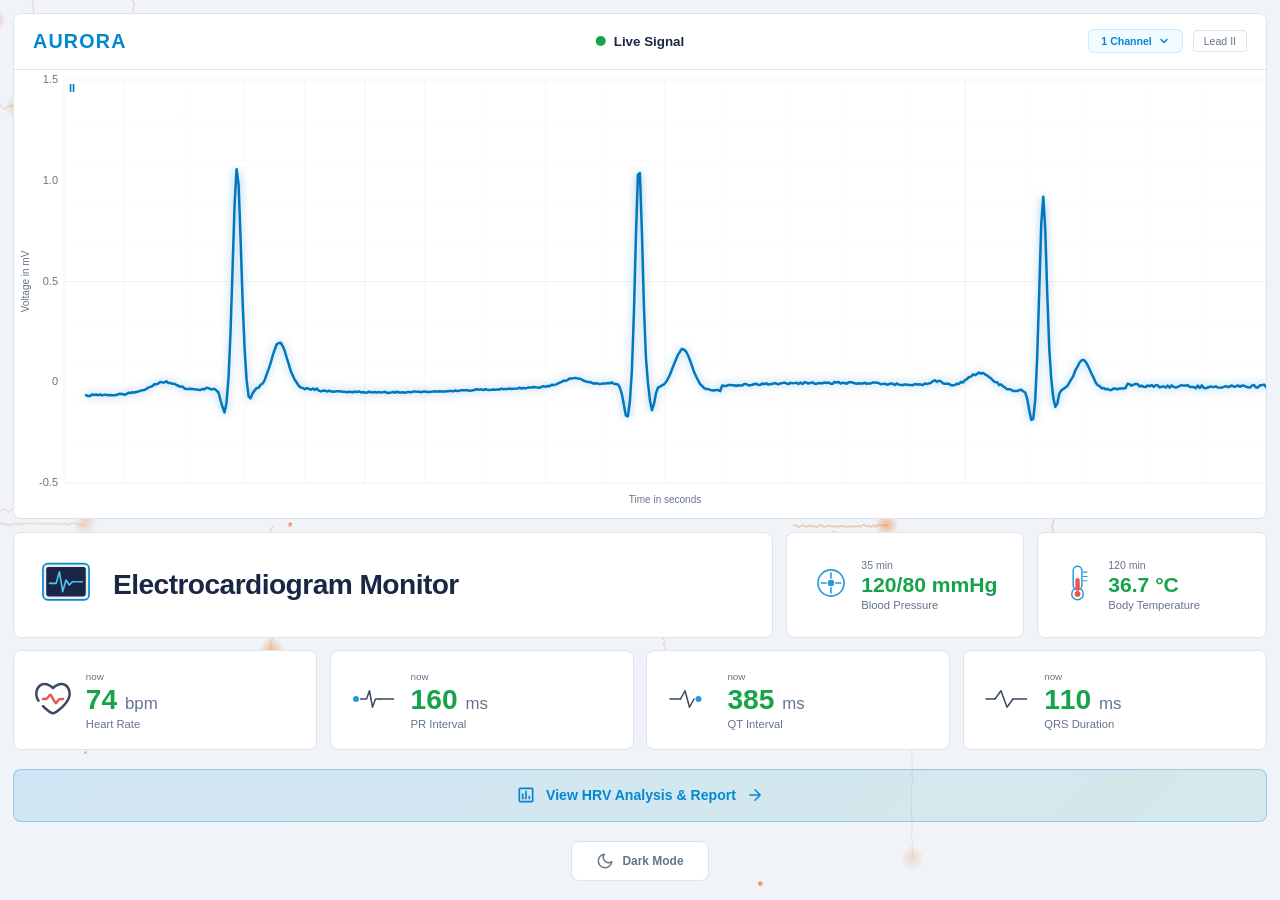
<file: index.html>
<!DOCTYPE html>
<html lang="en">
<head>
  <meta charset="UTF-8">
  <meta name="viewport" content="width=device-width, initial-scale=1.0">
  <title>ECG Monitor Dashboard</title>
  <link rel="stylesheet" href="css/styles.css">
</head>
<body>
  <!-- Animated electric signal background canvas -->
  <canvas id="bgCanvas"></canvas>

  <div class="dashboard">
    <!-- Live Signal Chart (first element) -->
    <div class="card chart-card">
      <div class="chart-header">
        <div class="chart-header-left">
          <span class="brand-name">Aurora</span>
        </div>
        <div class="chart-title">
          <span class="live-dot"></span>
          <span>Live Signal</span>
        </div>
        <div class="chart-header-right">
          <div class="channel-selector" id="channelSelector">
            <button class="channel-btn" id="channelBtn">
              <span id="channelLabel">1 Channel</span>
              <svg viewBox="0 0 16 16" width="12" height="12">
                <path d="M4 6l4 4 4-4" fill="none" stroke="currentColor" stroke-width="2" stroke-linecap="round" stroke-linejoin="round"/>
              </svg>
            </button>
            <div class="channel-dropdown" id="channelDropdown">
              <button class="channel-option active" data-channels="1">1 Channel</button>
              <button class="channel-option" data-channels="3">3 Channels</button>
              <button class="channel-option" data-channels="6">6 Channels</button>
            </div>
          </div>
          <span class="chart-lead" id="chartLead">Lead II</span>
        </div>
      </div>
      <div class="chart-container">
        <canvas id="ecgCanvas"></canvas>
      </div>
    </div>

    <!-- Header Row -->
    <div class="header-row">
      <div class="card title-card">
        <div class="title-content">
          <svg class="ecg-icon" viewBox="-2 0 68 64" width="56" height="56">
            <rect x="4" y="6" width="56" height="44" rx="6" fill="#e8edf3" stroke="#0288d1" stroke-width="2"/>
            <rect x="8" y="10" width="48" height="36" rx="3" fill="#1a2744"/>
            <polyline points="12,30 20,30 24,16 28,40 32,26 36,32 40,28 48,28 52,28" fill="none" stroke="#4fc3f7" stroke-width="2" stroke-linecap="round" stroke-linejoin="round"/>
          </svg>
          <h1>Electrocardiogram Monitor</h1>
        </div>
      </div>
      <div class="card status-card bp-card">
        <div class="status-icon">
          <svg viewBox="0 0 44 44" width="36" height="36">
            <circle cx="22" cy="22" r="16" fill="none" stroke="#0288d1" stroke-width="2"/>
            <circle cx="22" cy="22" r="4" fill="#0288d1"/>
            <line x1="22" y1="10" x2="22" y2="16" stroke="#0288d1" stroke-width="2" stroke-linecap="round"/>
            <line x1="22" y1="28" x2="22" y2="34" stroke="#0288d1" stroke-width="2" stroke-linecap="round"/>
            <line x1="10" y1="22" x2="16" y2="22" stroke="#0288d1" stroke-width="2" stroke-linecap="round"/>
            <line x1="28" y1="22" x2="34" y2="22" stroke="#0288d1" stroke-width="2" stroke-linecap="round"/>
          </svg>
        </div>
        <div class="status-info">
          <span class="status-time">35 min</span>
          <span class="status-value" id="bpValue">120/80 mmHg</span>
          <span class="status-label">Blood Pressure</span>
        </div>
      </div>
      <div class="card status-card temp-card">
        <div class="status-icon">
          <svg viewBox="0 0 44 54" width="32" height="40">
            <rect x="14" y="4" width="12" height="32" rx="6" fill="none" stroke="#0288d1" stroke-width="2"/>
            <circle cx="20" cy="42" r="8" fill="none" stroke="#0288d1" stroke-width="2"/>
            <circle cx="20" cy="42" r="4" fill="#e53935"/>
            <rect x="17" y="20" width="6" height="18" rx="3" fill="#e53935"/>
            <line x1="28" y1="12" x2="33" y2="12" stroke="#0288d1" stroke-width="1.5" stroke-linecap="round"/>
            <line x1="28" y1="18" x2="33" y2="18" stroke="#0288d1" stroke-width="1.5" stroke-linecap="round"/>
            <line x1="28" y1="24" x2="33" y2="24" stroke="#0288d1" stroke-width="1.5" stroke-linecap="round"/>
          </svg>
        </div>
        <div class="status-info">
          <span class="status-time">120 min</span>
          <span class="status-value" id="tempValue">36.7 &deg;C</span>
          <span class="status-label">Body Temperature</span>
        </div>
      </div>
    </div>

    <!-- Metrics Row -->
    <div class="metrics-row">
      <div class="card metric-card">
        <div class="metric-icon heart">
          <svg width="800px" height="800px" viewBox="0 0 24 24" fill="none" xmlns="http://www.w3.org/2000/svg">
          <path d="M18 11.9999H17.1986C16.3689 11.9999 15.9541 11.9999 15.6102 12.1946C15.2664 12.3893 15.0529 12.745 14.6261 13.4564L14.5952 13.5079C14.1976 14.1706 13.9987 14.502 13.7095 14.4965C13.4202 14.4911 13.2339 14.1525 12.8615 13.4753L11.1742 10.4075C10.8269 9.77606 10.6533 9.46034 10.3759 9.44537C10.0986 9.43039 9.892 9.72558 9.47875 10.3159L9.19573 10.7203C8.75681 11.3473 8.53734 11.6608 8.21173 11.8303C7.88612 11.9999 7.50342 11.9999 6.73803 11.9999H6" stroke="#e53935" style="fill:none;" stroke-width="1.5" stroke-linecap="round"/>
          <path d="M8.96173 18.9108L9.42605 18.3219L8.96173 18.9108ZM12 5.5006L11.4596 6.0207C11.601 6.1676 11.7961 6.2506 12 6.2506C12.2039 6.2506 12.399 6.1676 12.5404 6.0207L12 5.5006ZM15.0383 18.9109L15.5026 19.4999V19.4999L15.0383 18.9109ZM12 20.4859L12 19.7359L12 20.4859ZM2.65666 13.3964C2.87558 13.748 3.33811 13.8556 3.68974 13.6367C4.04137 13.4178 4.14895 12.9552 3.93003 12.6036L2.65666 13.3964ZM6.52969 15.7718C6.23645 15.4793 5.76158 15.4798 5.46903 15.7731C5.17649 16.0663 5.17706 16.5412 5.47031 16.8337L6.52969 15.7718ZM2.75 9.13707C2.75 6.33419 4.00722 4.59507 5.57921 3.99711C7.15546 3.39753 9.35129 3.8302 11.4596 6.0207L12.5404 4.9805C10.1489 2.49583 7.3447 1.72069 5.04591 2.59512C2.74286 3.47116 1.25 5.88785 1.25 9.13707H2.75ZM15.5026 19.4999C16.9949 18.3234 18.7837 16.7461 20.2061 14.9838C21.6126 13.2412 22.75 11.2089 22.75 9.13703H21.25C21.25 10.688 20.3777 12.3829 19.0389 14.0417C17.716 15.6807 16.0239 17.1788 14.574 18.3219L15.5026 19.4999ZM22.75 9.13703C22.75 5.88784 21.2571 3.47115 18.9541 2.59511C16.6553 1.7207 13.8511 2.49583 11.4596 4.9805L12.5404 6.0207C14.6487 3.8302 16.8445 3.39753 18.4208 3.99711C19.9928 4.59506 21.25 6.33418 21.25 9.13703H22.75ZM8.49742 19.4998C9.77172 20.5044 10.6501 21.2359 12 21.2359L12 19.7359C11.2693 19.7359 10.8157 19.4174 9.42605 18.3219L8.49742 19.4998ZM14.574 18.3219C13.1843 19.4174 12.7307 19.7359 12 19.7359L12 21.2359C13.3499 21.2359 14.2283 20.5044 15.5026 19.4999L14.574 18.3219ZM3.93003 12.6036C3.18403 11.4054 2.75 10.2312 2.75 9.13707H1.25C1.25 10.617 1.83054 12.0695 2.65666 13.3964L3.93003 12.6036ZM9.42605 18.3219C8.50908 17.599 7.49093 16.7307 6.52969 15.7718L5.47031 16.8337C6.48347 17.8445 7.54819 18.7515 8.49742 19.4998L9.42605 18.3219Z" fill="#1C274C"/>
          </svg>
        </div>
        <div class="metric-info">
          <span class="metric-time">now</span>
          <span class="metric-value" id="hrValue">74 <small>bpm</small></span>
          <span class="metric-label">Heart Rate</span>
        </div>
      </div>
      <div class="card metric-card">
        <div class="metric-icon">
          <svg viewBox="-1 0 62 32" width="48" height="24">
            <circle cx="6" cy="16" r="4" fill="#0288d1"/>
            <polyline points="12,16 20,16 24,5 28,27 32,16 38,16" fill="none" stroke="#1a2744" stroke-width="2" stroke-linecap="round" stroke-linejoin="round"/>
            <line x1="38" y1="16" x2="56" y2="16" stroke="#1a2744" stroke-width="2" stroke-linecap="round"/>
          </svg>
        </div>
        <div class="metric-info">
          <span class="metric-time">now</span>
          <span class="metric-value" id="prValue">158 <small>ms</small></span>
          <span class="metric-label">PR Interval</span>
        </div>
      </div>
      <div class="card metric-card">
        <div class="metric-icon">
          <svg viewBox="-1 0 62 32" width="48" height="24">
            <line x1="2" y1="16" x2="16" y2="16" stroke="#1a2744" stroke-width="2" stroke-linecap="round"/>
            <polyline points="16,16 22,5 28,27 34,16" fill="none" stroke="#1a2744" stroke-width="2" stroke-linecap="round" stroke-linejoin="round"/>
            <circle cx="40" cy="16" r="4" fill="#0288d1"/>
          </svg>
        </div>
        <div class="metric-info">
          <span class="metric-time">now</span>
          <span class="metric-value" id="qtValue">393 <small>ms</small></span>
          <span class="metric-label">QT Interval</span>
        </div>
      </div>
      <div class="card metric-card">
        <div class="metric-icon">
          <svg viewBox="-1 0 62 32" width="48" height="24">
            <line x1="2" y1="16" x2="14" y2="16" stroke="#1a2744" stroke-width="2" stroke-linecap="round"/>
            <polyline points="14,16 22,5 30,27 38,16" fill="none" stroke="#1a2744" stroke-width="2" stroke-linecap="round" stroke-linejoin="round"/>
            <line x1="38" y1="16" x2="56" y2="16" stroke="#1a2744" stroke-width="2" stroke-linecap="round"/>
          </svg>
        </div>
        <div class="metric-info">
          <span class="metric-time">now</span>
          <span class="metric-value" id="qrsValue">111 <small>ms</small></span>
          <span class="metric-label">QRS Duration</span>
        </div>
      </div>
    </div>

    <!-- Footer with HRV Report Link -->
    <div class="footer-row">
      <a href="hrv-report.html" class="hrv-link" id="hrvLink">
        <svg viewBox="0 0 24 24" width="20" height="20">
          <path d="M9 17H7v-7h2v7zm4 0h-2V7h2v10zm4 0h-2v-4h2v4zm2 2H5V5h14v14zm0-16H5a2 2 0 00-2 2v14a2 2 0 002 2h14a2 2 0 002-2V5a2 2 0 00-2-2z" fill="currentColor"/>
        </svg>
        View HRV Analysis &amp; Report
        <svg viewBox="0 0 24 24" width="18" height="18" class="arrow-icon">
          <path d="M5 12h14m-7-7l7 7-7 7" fill="none" stroke="currentColor" stroke-width="2" stroke-linecap="round" stroke-linejoin="round"/>
        </svg>
      </a>
    </div>

    <!-- Dark Mode Toggle -->
    <div class="theme-toggle-row">
      <button class="theme-toggle-btn" id="themeToggle">
        <svg class="icon-sun" viewBox="0 0 24 24" width="18" height="18">
          <circle cx="12" cy="12" r="5" fill="none" stroke="currentColor" stroke-width="2"/>
          <line x1="12" y1="1" x2="12" y2="3" stroke="currentColor" stroke-width="2" stroke-linecap="round"/>
          <line x1="12" y1="21" x2="12" y2="23" stroke="currentColor" stroke-width="2" stroke-linecap="round"/>
          <line x1="4.22" y1="4.22" x2="5.64" y2="5.64" stroke="currentColor" stroke-width="2" stroke-linecap="round"/>
          <line x1="18.36" y1="18.36" x2="19.78" y2="19.78" stroke="currentColor" stroke-width="2" stroke-linecap="round"/>
          <line x1="1" y1="12" x2="3" y2="12" stroke="currentColor" stroke-width="2" stroke-linecap="round"/>
          <line x1="21" y1="12" x2="23" y2="12" stroke="currentColor" stroke-width="2" stroke-linecap="round"/>
          <line x1="4.22" y1="19.78" x2="5.64" y2="18.36" stroke="currentColor" stroke-width="2" stroke-linecap="round"/>
          <line x1="18.36" y1="5.64" x2="19.78" y2="4.22" stroke="currentColor" stroke-width="2" stroke-linecap="round"/>
        </svg>
        <svg class="icon-moon" viewBox="0 0 24 24" width="18" height="18">
          <path d="M21 12.79A9 9 0 1111.21 3 7 7 0 0021 12.79z" fill="none" stroke="currentColor" stroke-width="2" stroke-linecap="round" stroke-linejoin="round"/>
        </svg>
        <span id="themeLabel">Dark Mode</span>
      </button>
    </div>
  </div>

  <script src="js/app.js"></script>
</body>
</html>
</file>
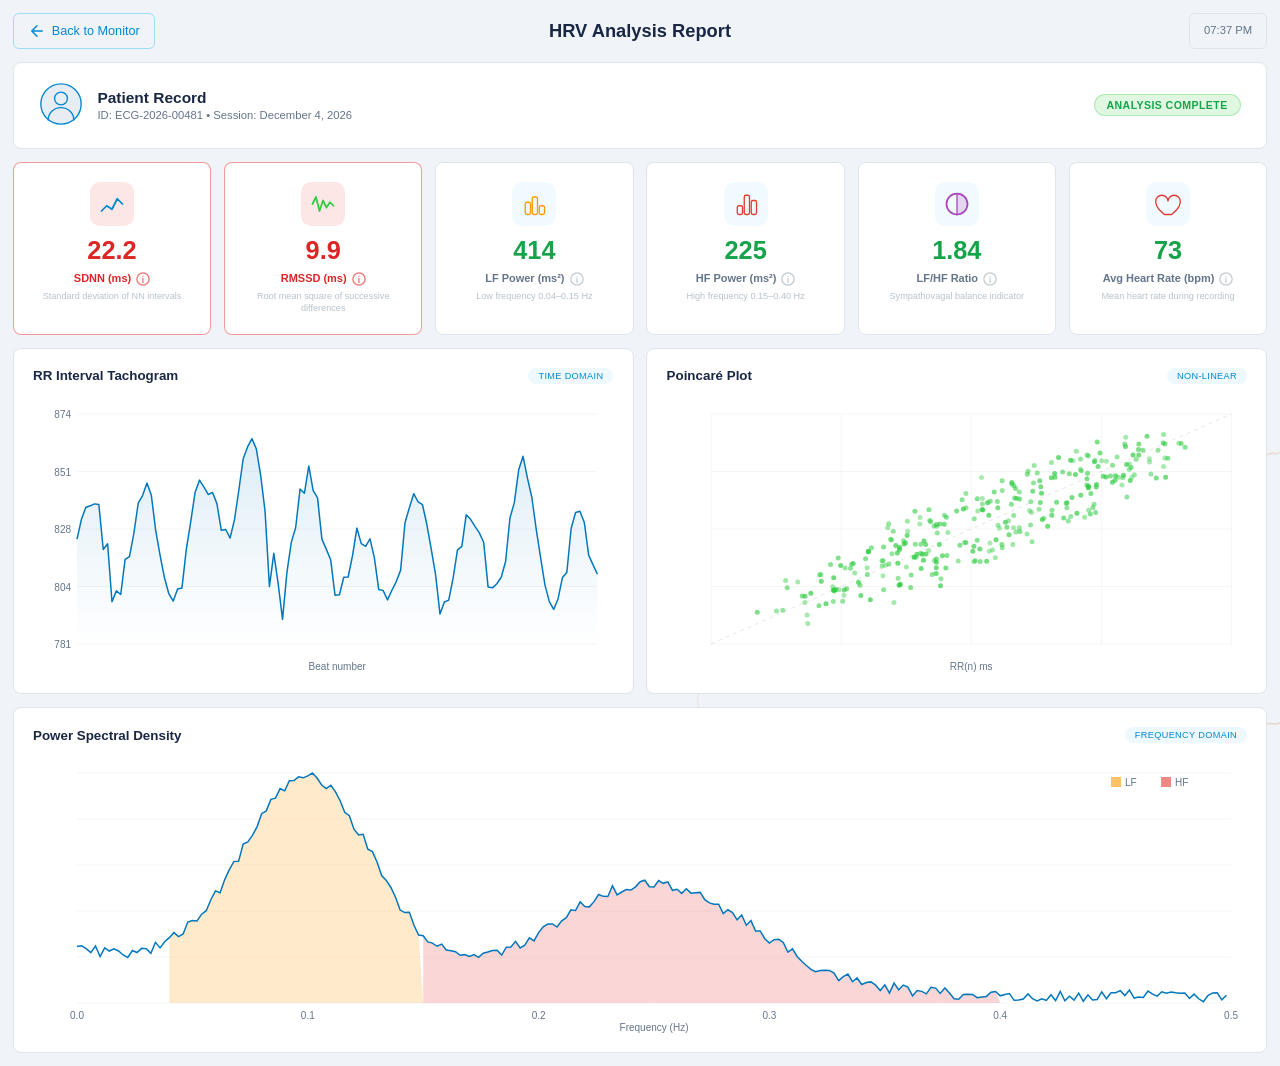
<file: hrv-report.html>
<!DOCTYPE html>
<html lang="en">
<head>
  <meta charset="UTF-8">
  <meta name="viewport" content="width=device-width, initial-scale=1.0">
  <title>HRV Analysis Report</title>
  <link rel="stylesheet" href="css/hrv-report.css">
  <script>
    // Apply saved theme immediately to prevent flash
    if (localStorage.getItem('ecg-theme') === 'dark') {
      document.documentElement.setAttribute('data-theme', 'dark');
    }
  </script>
</head>
<body>
  <canvas id="bgCanvas"></canvas>

  <div class="report-wrapper">
    <!-- Navigation -->
    <nav class="nav-bar">
      <a href="index.html" class="back-link">
        <svg viewBox="0 0 24 24" width="18" height="18">
          <path d="M19 12H5m7-7l-7 7 7 7" fill="none" stroke="currentColor" stroke-width="2" stroke-linecap="round" stroke-linejoin="round"/>
        </svg>
        Back to Monitor
      </a>
      <div class="nav-title">HRV Analysis Report</div>
      <span class="nav-timestamp" id="navTimestamp"></span>
    </nav>

    <!-- Patient Info Banner -->
    <div class="card patient-banner">
      <div class="patient-info">
        <div class="patient-avatar">
          <svg viewBox="0 0 48 48" width="44" height="44">
            <circle cx="24" cy="24" r="22" fill="#e8edf3" stroke="#0288d1" stroke-width="1.5"/>
            <circle cx="24" cy="18" r="7" fill="none" stroke="#0288d1" stroke-width="1.5"/>
            <path d="M10 42c0-8 6-14 14-14s14 6 14 14" fill="none" stroke="#0288d1" stroke-width="1.5"/>
          </svg>
        </div>
        <div>
          <div class="patient-name">Patient Record</div>
          <div class="patient-id">ID: ECG-2026-00481 &bull; Session: <span id="sessionDate"></span></div>
        </div>
      </div>
      <div class="report-status" id="reportStatus">
        <span class="status-badge complete">Analysis Complete</span>
      </div>
    </div>

    <!-- HRV Summary Cards -->
    <div class="summary-grid">
      <div class="card summary-card" id="sdnnCard">
        <div class="summary-icon sdnn-icon">
          <svg viewBox="0 0 32 32" width="28" height="28">
            <polyline points="4,24 10,18 16,22 22,10 28,16" fill="none" stroke="#0288d1" stroke-width="2" stroke-linecap="round" stroke-linejoin="round"/>
          </svg>
        </div>
        <div class="summary-value" id="sdnnVal">--</div>
        <div class="summary-label-row">
          <span class="summary-label">SDNN (ms)</span>
          <span class="info-icon" data-tooltip="Normal range: 50–150 ms. Values below 50 ms indicate reduced HRV and potential autonomic dysfunction.">
            <svg viewBox="0 0 16 16" width="14" height="14"><circle cx="8" cy="8" r="7" fill="none" stroke="currentColor" stroke-width="1.5"/><text x="8" y="12" text-anchor="middle" font-size="10" font-weight="700" fill="currentColor">i</text></svg>
          </span>
        </div>
        <div class="summary-desc">Standard deviation of NN intervals</div>
      </div>
      <div class="card summary-card" id="rmssdCard">
        <div class="summary-icon rmssd-icon">
          <svg viewBox="0 0 32 32" width="28" height="28">
            <polyline points="4,16 8,8 12,24 16,12 20,20 24,14 28,18" fill="none" stroke="#2ecc40" stroke-width="2" stroke-linecap="round" stroke-linejoin="round"/>
          </svg>
        </div>
        <div class="summary-value" id="rmssdVal">--</div>
        <div class="summary-label-row">
          <span class="summary-label">RMSSD (ms)</span>
          <span class="info-icon" data-tooltip="Normal range: 20–75 ms. Low values suggest reduced parasympathetic (vagal) tone.">
            <svg viewBox="0 0 16 16" width="14" height="14"><circle cx="8" cy="8" r="7" fill="none" stroke="currentColor" stroke-width="1.5"/><text x="8" y="12" text-anchor="middle" font-size="10" font-weight="700" fill="currentColor">i</text></svg>
          </span>
        </div>
        <div class="summary-desc">Root mean square of successive differences</div>
      </div>
      <div class="card summary-card" id="lfCard">
        <div class="summary-icon lf-icon">
          <svg viewBox="0 0 32 32" width="28" height="28">
            <rect x="6" y="14" width="6" height="14" rx="2" fill="none" stroke="#ff9800" stroke-width="1.5"/>
            <rect x="14" y="8" width="6" height="20" rx="2" fill="none" stroke="#ff9800" stroke-width="1.5"/>
            <rect x="22" y="18" width="6" height="10" rx="2" fill="none" stroke="#ff9800" stroke-width="1.5"/>
          </svg>
        </div>
        <div class="summary-value" id="lfVal">--</div>
        <div class="summary-label-row">
          <span class="summary-label">LF Power (ms&sup2;)</span>
          <span class="info-icon" data-tooltip="Normal range: 400–1750 ms&sup2;. Reflects both sympathetic and parasympathetic activity.">
            <svg viewBox="0 0 16 16" width="14" height="14"><circle cx="8" cy="8" r="7" fill="none" stroke="currentColor" stroke-width="1.5"/><text x="8" y="12" text-anchor="middle" font-size="10" font-weight="700" fill="currentColor">i</text></svg>
          </span>
        </div>
        <div class="summary-desc">Low frequency 0.04–0.15 Hz</div>
      </div>
      <div class="card summary-card" id="hfCard">
        <div class="summary-icon hf-icon">
          <svg viewBox="0 0 32 32" width="28" height="28">
            <rect x="6" y="18" width="6" height="10" rx="2" fill="none" stroke="#e53935" stroke-width="1.5"/>
            <rect x="14" y="6" width="6" height="22" rx="2" fill="none" stroke="#e53935" stroke-width="1.5"/>
            <rect x="22" y="12" width="6" height="16" rx="2" fill="none" stroke="#e53935" stroke-width="1.5"/>
          </svg>
        </div>
        <div class="summary-value" id="hfVal">--</div>
        <div class="summary-label-row">
          <span class="summary-label">HF Power (ms&sup2;)</span>
          <span class="info-icon" data-tooltip="Normal range: 150–1000 ms&sup2;. Reflects parasympathetic (vagal) activity. Low values may indicate stress or autonomic imbalance.">
            <svg viewBox="0 0 16 16" width="14" height="14"><circle cx="8" cy="8" r="7" fill="none" stroke="currentColor" stroke-width="1.5"/><text x="8" y="12" text-anchor="middle" font-size="10" font-weight="700" fill="currentColor">i</text></svg>
          </span>
        </div>
        <div class="summary-desc">High frequency 0.15–0.40 Hz</div>
      </div>
      <div class="card summary-card" id="ratioCard">
        <div class="summary-icon ratio-icon">
          <svg viewBox="0 0 32 32" width="28" height="28">
            <circle cx="16" cy="16" r="12" fill="none" stroke="#ab47bc" stroke-width="2"/>
            <path d="M16 4a12 12 0 0 1 0 24" fill="rgba(171,71,188,0.2)"/>
            <line x1="16" y1="4" x2="16" y2="28" stroke="#ab47bc" stroke-width="1.5"/>
          </svg>
        </div>
        <div class="summary-value" id="ratioVal">--</div>
        <div class="summary-label-row">
          <span class="summary-label">LF/HF Ratio</span>
          <span class="info-icon" data-tooltip="Normal range: 0.5–2.0. Values above 2.0 suggest sympathetic dominance. Values below 0.5 suggest parasympathetic dominance.">
            <svg viewBox="0 0 16 16" width="14" height="14"><circle cx="8" cy="8" r="7" fill="none" stroke="currentColor" stroke-width="1.5"/><text x="8" y="12" text-anchor="middle" font-size="10" font-weight="700" fill="currentColor">i</text></svg>
          </span>
        </div>
        <div class="summary-desc">Sympathovagal balance indicator</div>
      </div>
      <div class="card summary-card" id="avgHrCard">
        <div class="summary-icon hr-icon">
          <svg viewBox="0 0 32 32" width="28" height="28">
            <path d="M12 28s-10-7-10-15a7 7 0 0114 0 7 7 0 0114 0c0 8-10 15-10 15z" fill="none" stroke="#e53935" stroke-width="1.5"/>
          </svg>
        </div>
        <div class="summary-value" id="avgHrVal">--</div>
        <div class="summary-label-row">
          <span class="summary-label">Avg Heart Rate (bpm)</span>
          <span class="info-icon" data-tooltip="Normal resting range: 60–100 bpm. Below 60 is bradycardia, above 100 is tachycardia.">
            <svg viewBox="0 0 16 16" width="14" height="14"><circle cx="8" cy="8" r="7" fill="none" stroke="currentColor" stroke-width="1.5"/><text x="8" y="12" text-anchor="middle" font-size="10" font-weight="700" fill="currentColor">i</text></svg>
          </span>
        </div>
        <div class="summary-desc">Mean heart rate during recording</div>
      </div>
    </div>

    <!-- Charts Section -->
    <div class="charts-row">
      <div class="card chart-panel">
        <div class="panel-header">
          <h3>RR Interval Tachogram</h3>
          <span class="panel-badge">Time Domain</span>
        </div>
        <canvas id="rrCanvas"></canvas>
      </div>
      <div class="card chart-panel">
        <div class="panel-header">
          <h3>Poincar&eacute; Plot</h3>
          <span class="panel-badge">Non-Linear</span>
        </div>
        <canvas id="poincareCanvas"></canvas>
      </div>
    </div>

    <div class="charts-row">
      <div class="card chart-panel full-width">
        <div class="panel-header">
          <h3>Power Spectral Density</h3>
          <span class="panel-badge">Frequency Domain</span>
        </div>
        <canvas id="psdCanvas"></canvas>
      </div>
    </div>

    <!-- Report Text -->
    <div class="card report-text-panel" id="reportTextPanel">
      <div class="panel-header">
        <h3>Clinical Summary</h3>
        <span class="panel-badge generated">Auto-Generated</span>
      </div>
      <div class="report-body" id="reportBody"></div>
    </div>

    <!-- Footer -->
    <div class="report-footer">
      <p>This is a simulated demonstration. Not for clinical use.</p>
    </div>
  </div>

  <script src="js/hrv-report.js"></script>
</body>
</html>
</file>
<file: css/styles.css>
/* ===== Reset & Base ===== */
*, *::before, *::after {
  margin: 0;
  padding: 0;
  box-sizing: border-box;
}

:root {
  --bg-primary: #f0f4f8;
  --bg-card: #ffffff;
  --bg-card-hover: #f8fafc;
  --border-color: #dde4ed;
  --text-primary: #1a2744;
  --text-secondary: #64748b;
  --accent-green: #16a34a;
  --accent-cyan: #0288d1;
  --accent-red: #dc2626;
  --accent-orange: #ea580c;
  --signal-color: #e64a19;
  --value-color: #16a34a;
  --gutter: clamp(8px, 1vw, 16px);
}

html {
  font-size: clamp(13px, 1.1vw, 16px);
}

body {
  font-family: 'Segoe UI', -apple-system, BlinkMacSystemFont, 'Helvetica Neue', Arial, sans-serif;
  background: var(--bg-primary);
  color: var(--text-primary);
  min-height: 100vh;
  overflow-x: hidden;
  position: relative;
}

/* ===== Background Canvas ===== */
#bgCanvas {
  position: fixed;
  top: 0;
  left: 0;
  width: 100%;
  height: 100%;
  z-index: 0;
  pointer-events: none;
}

/* ===== Dashboard Layout ===== */
.dashboard {
  position: relative;
  z-index: 1;
  max-width: 1440px;
  width: 100%;
  margin: 0 auto;
  padding: var(--gutter);
  min-height: 100vh;
  display: flex;
  flex-direction: column;
  gap: var(--gutter);
  overflow: hidden;
}

/* ===== Card Base ===== */
.card {
  background: var(--bg-card);
  border: 1px solid var(--border-color);
  border-radius: 8px;
  transition: background 0.3s ease, border-color 0.3s ease;
}

.card:hover {
  background: var(--bg-card-hover);
  border-color: #c5d1de;
}

/* ===== Header Row ===== */
.header-row {
  display: grid;
  grid-template-columns: 1fr auto auto;
  gap: var(--gutter);
  align-items: stretch;
}

.title-card {
  padding: clamp(12px, 2vw, 24px);
  display: flex;
  align-items: center;
}

.title-content {
  display: flex;
  align-items: center;
  gap: clamp(10px, 1.5vw, 20px);
}

.title-content h1 {
  font-size: clamp(1.1rem, 2.2vw, 2rem);
  font-weight: 600;
  letter-spacing: -0.02em;
  white-space: nowrap;
}

.ecg-icon {
  flex-shrink: 0;
}

/* Status Cards */
.status-card {
  padding: clamp(10px, 1.5vw, 20px) clamp(14px, 2vw, 28px);
  display: flex;
  align-items: center;
  gap: clamp(8px, 1vw, 16px);
  min-width: clamp(180px, 18vw, 260px);
}

.status-icon {
  flex-shrink: 0;
  opacity: 0.85;
}

.status-info {
  display: flex;
  flex-direction: column;
  gap: 2px;
}

.status-time {
  font-size: 0.75rem;
  color: var(--text-secondary);
}

.status-value {
  font-size: clamp(1rem, 1.8vw, 1.5rem);
  font-weight: 700;
  color: var(--value-color);
  font-variant-numeric: tabular-nums;
}

.status-label {
  font-size: 0.8rem;
  color: var(--text-secondary);
  font-weight: 500;
}

/* ===== Metrics Row ===== */
.metrics-row {
  display: grid;
  grid-template-columns: repeat(4, 1fr);
  gap: var(--gutter);
}

.metric-card {
  padding: clamp(12px, 1.5vw, 20px);
  display: flex;
  align-items: center;
  gap: clamp(8px, 1vw, 16px);
}

.metric-icon {
  flex-shrink: 0;
  opacity: 0.85;
}

.metric-info {
  display: flex;
  flex-direction: column;
  gap: 2px;
  min-width: 0;
}

.metric-time {
  font-size: 0.7rem;
  color: var(--text-secondary);
}

.metric-value {
  font-size: clamp(1.2rem, 2.2vw, 2rem);
  font-weight: 700;
  color: var(--value-color);
  font-variant-numeric: tabular-nums;
  white-space: nowrap;
  transition: color 0.3s ease;
}

.metric-value small {
  font-size: 0.6em;
  font-weight: 500;
  color: var(--text-secondary);
}

.metric-label {
  font-size: 0.8rem;
  color: var(--text-secondary);
  font-weight: 500;
}

/* Value flash animation */
.metric-value.flash {
  color: var(--accent-cyan);
}

/* ===== Chart Card ===== */
.chart-card {
  flex: 1 1 0%;
  display: flex;
  flex-direction: column;
  min-height: 200px;
  overflow: hidden;
}

.chart-header {
  display: flex;
  justify-content: space-between;
  align-items: center;
  padding: clamp(10px, 1.2vw, 16px) clamp(14px, 1.5vw, 20px);
  border-bottom: 1px solid var(--border-color);
}

.chart-header-left {
  display: flex;
  align-items: center;
  min-width: 120px;
}

.brand-name {
  font-size: clamp(1.1rem, 1.8vw, 1.4rem);
  font-weight: 700;
  letter-spacing: 0.06em;
  color: var(--accent-cyan);
  text-transform: uppercase;
}

.chart-title {
  display: flex;
  align-items: center;
  gap: 8px;
  font-weight: 600;
  font-size: 0.95rem;
}

.live-dot {
  width: 10px;
  height: 10px;
  background: var(--accent-green);
  border-radius: 50%;
  animation: pulse-dot 1.5s ease-in-out infinite;
}

@keyframes pulse-dot {
  0%, 100% { opacity: 1; box-shadow: 0 0 0 0 rgba(46, 204, 64, 0.5); }
  50% { opacity: 0.7; box-shadow: 0 0 0 6px rgba(46, 204, 64, 0); }
}

.chart-header-right {
  display: flex;
  align-items: center;
  gap: 10px;
}

.chart-lead {
  font-size: 0.75rem;
  color: var(--text-secondary);
  padding: 4px 10px;
  border: 1px solid var(--border-color);
  border-radius: 4px;
  font-weight: 500;
}

/* Channel Selector */
.channel-selector {
  position: relative;
}

.channel-btn {
  display: inline-flex;
  align-items: center;
  gap: 6px;
  padding: 5px 12px;
  background: rgba(79, 195, 247, 0.08);
  border: 1px solid rgba(79, 195, 247, 0.25);
  border-radius: 6px;
  color: var(--accent-cyan);
  font-size: 0.75rem;
  font-weight: 600;
  cursor: pointer;
  transition: all 0.2s ease;
  font-family: inherit;
}

.channel-btn:hover {
  background: rgba(79, 195, 247, 0.16);
  border-color: var(--accent-cyan);
}

.channel-dropdown {
  display: none;
  position: absolute;
  top: calc(100% + 4px);
  right: 0;
  background: #ffffff;
  border: 1px solid var(--border-color);
  border-radius: 6px;
  overflow: hidden;
  z-index: 50;
  box-shadow: 0 8px 24px rgba(0, 0, 0, 0.12);
  min-width: 130px;
}

.channel-dropdown.open {
  display: block;
}

.channel-option {
  display: block;
  width: 100%;
  padding: 8px 14px;
  background: transparent;
  border: none;
  color: var(--text-secondary);
  font-size: 0.78rem;
  font-weight: 500;
  text-align: left;
  cursor: pointer;
  transition: all 0.15s ease;
  font-family: inherit;
}

.channel-option:hover {
  background: rgba(79, 195, 247, 0.12);
  color: var(--text-primary);
}

.channel-option.active {
  color: var(--accent-cyan);
  background: rgba(79, 195, 247, 0.08);
}

/* Chart Container */
.chart-container {
  position: relative;
  flex: 1 1 0%;
  min-height: 0;
  overflow: hidden;
}

#ecgCanvas {
  display: block;
}

/* ===== Footer / HRV Link ===== */
.footer-row {
  display: flex;
  justify-content: center;
  padding: clamp(4px, 0.5vw, 8px) 0;
}

.hrv-link {
  display: inline-flex;
  align-items: center;
  gap: 10px;
  padding: clamp(10px, 1.2vw, 16px) clamp(20px, 3vw, 36px);
  background: linear-gradient(135deg, rgba(2, 136, 209, 0.08), rgba(22, 163, 74, 0.06));
  border: 1px solid rgba(2, 136, 209, 0.3);
  border-radius: 8px;
  color: var(--accent-cyan);
  text-decoration: none;
  font-weight: 600;
  font-size: clamp(0.85rem, 1.1vw, 1rem);
  transition: all 0.3s ease;
}

.hrv-link:hover {
  background: linear-gradient(135deg, rgba(2, 136, 209, 0.14), rgba(22, 163, 74, 0.10));
  border-color: var(--accent-cyan);
  transform: translateY(-1px);
  box-shadow: 0 4px 20px rgba(2, 136, 209, 0.15);
}


.hrv-link .arrow-icon {
  transition: transform 0.3s ease;
}

.hrv-link:hover .arrow-icon {
  transform: translateX(4px);
}

/* ===== Responsive ===== */

.chart-title{
  position: absolute;
  left:50%;
  transform:translateX(-50%);
}
/* Tablet */
@media (max-width: 1024px) {
  .header-row {
    grid-template-columns: 1fr;
  }

  .header-row .status-card {
    min-width: unset;
  }

  .header-row {
    grid-template-columns: 1fr 1fr;
  }

  .title-card {
    grid-column: 1 / -1;
  }

  .metrics-row {
    grid-template-columns: repeat(2, 1fr);
  }
}

/* Mobile */
@media (max-width: 600px) {
  .chart-title{
    position: static;
    margin-left: -8px;
    transform:translate(0px);  
  }
  .chart-header{
    flex-direction: column;
    align-items: center;
  }
  .chart-header-left{
    min-width: 0px;
  }
  .chart-header{
    gap:8px;
  }
  .header-row {
    grid-template-columns: 1fr;
  }

  .title-card {
    grid-column: auto;
  }

  .metrics-row {
    grid-template-columns: 1fr 1fr;
  }

  .title-content h1 {
    font-size: 1.1rem;
  }

  .chart-container {
    min-height: 180px;
  }
}
/* ===== Theme Toggle Button ===== */
.theme-toggle-row {
  display: flex;
  justify-content: center;
  padding: clamp(4px, 0.5vw, 8px) 0;
  padding-top: 0px;
}

.theme-toggle-btn {
  display: inline-flex;
  align-items: center;
  gap: 8px;
  padding: 10px 24px;
  background: var(--bg-card);
  border: 1px solid var(--border-color);
  border-radius: 8px;
  color: var(--text-secondary);
  font-size: 0.85rem;
  font-weight: 600;
  cursor: pointer;
  transition: all 0.3s ease;
  font-family: inherit;
}

.theme-toggle-btn:hover {
  border-color: var(--accent-cyan);
  color: var(--accent-cyan);
  box-shadow: 0 2px 12px rgba(2, 136, 209, 0.15);
}

/* Light mode: show moon icon, hide sun */
.theme-toggle-btn .icon-sun { display: none; }
.theme-toggle-btn .icon-moon { display: block; }

/* Dark mode: show sun icon, hide moon */
html[data-theme="dark"] .theme-toggle-btn .icon-sun { display: block; }
html[data-theme="dark"] .theme-toggle-btn .icon-moon { display: none; }

/* ===== Dark Mode Theme ===== */
html[data-theme="dark"] {
  --bg-primary: #0a1628;
  --bg-card: #111d35;
  --bg-card-hover: #162544;
  --border-color: #1e3054;
  --text-primary: #ffffff;
  --text-secondary: #94a3b8;
  --accent-green: #2ecc40;
  --accent-cyan: #4fc3f7;
  --accent-red: #ef5350;
  --accent-orange: #ff9800;
  --signal-color: #e64a19;
  --value-color: #2ecc40;
}

html[data-theme="dark"] .card {
  box-shadow: 0 2px 12px rgba(0, 0, 0, 0.3);
}

html[data-theme="dark"] .card:hover {
  border-color: #2a4068;
}

html[data-theme="dark"] .channel-btn {
  background: rgba(79, 195, 247, 0.12);
  border-color: rgba(79, 195, 247, 0.3);
}

html[data-theme="dark"] .channel-dropdown {
  background: #162544;
  border-color: #1e3054;
  box-shadow: 0 8px 24px rgba(0, 0, 0, 0.4);
}

html[data-theme="dark"] .channel-option:hover {
  background: rgba(79, 195, 247, 0.15);
  color: #ffffff;
}

html[data-theme="dark"] .channel-option.active {
  color: var(--accent-cyan);
  background: rgba(79, 195, 247, 0.12);
}

html[data-theme="dark"] .chart-lead {
  border-color: #1e3054;
  color: #94a3b8;
}

html[data-theme="dark"] .metric-value small {
  color: #94a3b8;
}

html[data-theme="dark"] .metric-value.flash {
  color: #4fc3f7;
}

html[data-theme="dark"] .hrv-link {
  background: linear-gradient(135deg, rgba(79, 195, 247, 0.12), rgba(46, 204, 64, 0.08));
  border-color: rgba(79, 195, 247, 0.35);
  background-color: rgba(79, 195, 247, 0.08);
}

html[data-theme="dark"] .hrv-link:hover {
  background: linear-gradient(135deg, rgba(79, 195, 247, 0.2), rgba(46, 204, 64, 0.14));
  border-color: #4fc3f7;
  box-shadow: 0 4px 20px rgba(79, 195, 247, 0.2);
}

html[data-theme="dark"] .theme-toggle-btn {
  background: #162544;
  border-color: #1e3054;
  color: #94a3b8;
}

html[data-theme="dark"] .theme-toggle-btn:hover {
  border-color: #4fc3f7;
  color: #4fc3f7;
}

/* Dark mode SVG icon overrides */
html[data-theme="dark"] .ecg-icon rect:first-child {
  fill: #1e3054;
  stroke: #4fc3f7;
}

html[data-theme="dark"] .ecg-icon rect:nth-child(2) {
  fill: #0a1628;
}

html[data-theme="dark"] .status-icon svg circle,
html[data-theme="dark"] .status-icon svg line {
  stroke: #4fc3f7;
}

html[data-theme="dark"] .status-icon svg circle[fill="#0288d1"] {
  fill: #4fc3f7;
}

html[data-theme="dark"] .metric-icon.heart svg path {
  fill: #ffffff;
}

html[data-theme="dark"] .metric-icon svg line,
html[data-theme="dark"] .metric-icon svg polyline {
  stroke: #ffffff;
}

html[data-theme="dark"] .metric-icon svg circle[fill="#0288d1"] {
  fill: #4fc3f7;
}

.metric-icon.heart svg path{
  fill:#1C274C;
}
.metric-icon.heart svg{
  width: 40px;
  height: 40px;
}
.hrv-link{
  width: 100%;
  display: flex;
  align-items: center;
  justify-content: center;
  background-color: rgba(2, 136, 209, 0.06);
}
@media (max-width: 1200px){
  .dashboard{
    min-height: 100vh!important;
    height: auto!important;
  }
}
@media (max-width: 400px) {
  .metrics-row {
    grid-template-columns: 1fr;
  }
}
</file>
<file: css/hrv-report.css>
/* ===== Reset & Base ===== */
*, *::before, *::after {
  margin: 0;
  padding: 0;
  box-sizing: border-box;
}

:root {
  --bg-primary: #f0f4f8;
  --bg-card: #ffffff;
  --bg-card-hover: #f8fafc;
  --border-color: #dde4ed;
  --text-primary: #1a2744;
  --text-secondary: #64748b;
  --accent-green: #16a34a;
  --accent-cyan: #0288d1;
  --accent-red: #dc2626;
  --accent-orange: #ea580c;
  --accent-purple: #7b1fa2;
  --value-color: #16a34a;
  --gutter: clamp(8px, 1vw, 16px);
}

html {
  font-size: clamp(13px, 1.1vw, 16px);
}

body {
  font-family: 'Segoe UI', -apple-system, BlinkMacSystemFont, 'Helvetica Neue', Arial, sans-serif;
  background: var(--bg-primary);
  color: var(--text-primary);
  min-height: 100vh;
  overflow-x: hidden;
  position: relative;
}

#bgCanvas {
  position: fixed;
  top: 0;
  left: 0;
  width: 100%;
  height: 100%;
  z-index: 0;
  pointer-events: none;
}

.report-wrapper {
  position: relative;
  z-index: 1;
  max-width: 1440px;
  width: 100%;
  margin: 0 auto;
  padding: var(--gutter);
  display: flex;
  flex-direction: column;
  gap: var(--gutter);
}

.card {
  background: var(--bg-card);
  border: 1px solid var(--border-color);
  border-radius: 8px;
  transition: background 0.3s ease, border-color 0.3s ease;
  position: relative;
  z-index: 2;
}

.card:hover {
  background: var(--bg-card-hover);
  border-color: #c5d1de;
}

/* ===== Nav Bar ===== */
.nav-bar {
  display: flex;
  align-items: center;
  justify-content: space-between;
  gap: var(--gutter);
  padding: clamp(8px, 1vw, 12px) 0;
  flex-wrap: wrap;
}

.back-link {
  display: inline-flex;
  align-items: center;
  gap: 6px;
  color: var(--accent-cyan);
  text-decoration: none;
  font-weight: 500;
  font-size: 0.9rem;
  padding: 8px 14px;
  border-radius: 6px;
  transition: background 0.2s ease;
}

.back-link:hover {
  background: rgba(79, 195, 247, 0.1);
}

.nav-title {
  font-weight: 600;
  font-size: clamp(1rem, 1.6vw, 1.3rem);
  text-align: center;
}

.nav-timestamp {
  font-size: 0.8rem;
  color: var(--text-secondary);
  padding: 6px 14px;
  border: 1px solid var(--border-color);
  border-radius: 6px;
}

/* ===== Patient Banner ===== */
.patient-banner {
  display: flex;
  align-items: center;
  justify-content: space-between;
  padding: clamp(12px, 1.5vw, 20px) clamp(16px, 2vw, 28px);
  flex-wrap: wrap;
  gap: 12px;
}

.patient-info {
  display: flex;
  align-items: center;
  gap: 14px;
}

.patient-avatar {
  flex-shrink: 0;
}

.patient-name {
  font-weight: 600;
  font-size: 1.1rem;
}

.patient-id {
  font-size: 0.8rem;
  color: var(--text-secondary);
  margin-top: 2px;
}

.status-badge {
  display: inline-block;
  padding: 4px 12px;
  border-radius: 20px;
  font-size: 0.75rem;
  font-weight: 600;
  text-transform: uppercase;
  letter-spacing: 0.04em;
}

.status-badge.pending {
  background: rgba(255, 152, 0, 0.15);
  color: var(--accent-orange);
  border: 1px solid rgba(255, 152, 0, 0.3);
}

.status-badge.generating {
  background: rgba(79, 195, 247, 0.15);
  color: var(--accent-cyan);
  border: 1px solid rgba(79, 195, 247, 0.3);
  animation: status-pulse 1s ease-in-out infinite;
}

.status-badge.complete {
  background: rgba(46, 204, 64, 0.15);
  color: var(--accent-green);
  border: 1px solid rgba(46, 204, 64, 0.3);
}

@keyframes status-pulse {
  0%, 100% { opacity: 1; }
  50% { opacity: 0.5; }
}

/* ===== Summary Grid ===== */
.summary-grid {
  display: grid;
  grid-template-columns: repeat(6, 1fr);
  gap: var(--gutter);
}

.summary-card {
  padding: clamp(14px, 1.5vw, 22px);
  text-align: center;
  display: flex;
  flex-direction: column;
  align-items: center;
  gap: 6px;
}

.summary-icon {
  width: 44px;
  height: 44px;
  display: flex;
  align-items: center;
  justify-content: center;
  border-radius: 10px;
  background: rgba(79, 195, 247, 0.08);
  margin-bottom: 4px;
}

.summary-value {
  font-size: clamp(1.3rem, 2vw, 1.8rem);
  font-weight: 700;
  color: var(--value-color);
  font-variant-numeric: tabular-nums;
  transition: all 0.5s ease;
}

.summary-label-row {
  display: flex;
  align-items: center;
  gap: 5px;
}

.summary-label {
  font-size: 0.78rem;
  color: var(--text-secondary);
  font-weight: 600;
}

/* Info icon with tooltip */
.info-icon {
  position: relative;
  color: rgba(136, 153, 170, 0.5);
  cursor: pointer;
  display: inline-flex;
  align-items: center;
  transition: color 0.2s;
  flex-shrink: 0;
}

.info-icon:hover {
  color: var(--accent-cyan);
}

.info-icon::after {
  content: attr(data-tooltip);
  position: absolute;
  bottom: calc(100% + 8px);
  left: 50%;
  transform: translateX(-50%);
  width: max(180px, 14vw);
  max-width: 260px;
  padding: 10px 12px;
  background: #ffffff;
  border: 1px solid var(--accent-cyan);
  border-radius: 6px;
  color: var(--text-primary);
  font-size: 0.7rem;
  font-weight: 400;
  line-height: 1.5;
  white-space: normal;
  opacity: 0;
  pointer-events: none;
  transition: opacity 0.2s ease, transform 0.2s ease;
  transform: translateX(-50%) translateY(4px);
  z-index: 100;
  box-shadow: 0 4px 16px rgba(0,0,0,0.4);
}

.info-icon::before {
  content: '';
  position: absolute;
  bottom: calc(100% + 2px);
  left: 50%;
  transform: translateX(-50%);
  border: 5px solid transparent;
  border-top-color: var(--accent-cyan);
  opacity: 0;
  pointer-events: none;
  transition: opacity 0.2s ease;
  z-index: 101;
}

.info-icon:hover::after {
  opacity: 1;
  pointer-events: auto;
  transform: translateX(-50%) translateY(0);
}

.info-icon:hover::before {
  opacity: 1;
}

/* Abnormal / Warning state */
.summary-card.abnormal {
  border-color: rgba(229, 57, 53, 0.5);
}

.summary-card.abnormal .summary-value {
  color: var(--accent-red);
}

.summary-card.abnormal .summary-label {
  color: var(--accent-red);
}

.summary-card.abnormal .summary-icon {
  background: rgba(229, 57, 53, 0.12);
}

.summary-card.abnormal .info-icon {
  color: rgba(229, 57, 53, 0.7);
}

.summary-card.abnormal .info-icon:hover {
  color: var(--accent-red);
}

.summary-card.abnormal .info-icon::after {
  border-color: var(--accent-red);
}

.summary-card.abnormal .info-icon::before {
  border-top-color: var(--accent-red);
}

.summary-desc {
  font-size: 0.65rem;
  color: rgba(136, 153, 170, 0.6);
  line-height: 1.3;
}

/* ===== Charts ===== */
.charts-row {
  display: grid;
  grid-template-columns: 1fr 1fr;
  gap: var(--gutter);
}

.charts-row .full-width {
  grid-column: 1 / -1;
}

.chart-panel {
  padding: clamp(12px, 1.5vw, 20px);
  display: flex;
  flex-direction: column;
  gap: 10px;
}

.panel-header {
  display: flex;
  align-items: center;
  justify-content: space-between;
}

.panel-header h3 {
  font-size: 0.95rem;
  font-weight: 600;
}

.panel-badge {
  font-size: 0.65rem;
  padding: 3px 10px;
  border-radius: 12px;
  background: rgba(79, 195, 247, 0.1);
  color: var(--accent-cyan);
  font-weight: 500;
  text-transform: uppercase;
  letter-spacing: 0.04em;
}

.panel-badge.generated {
  background: rgba(46, 204, 64, 0.1);
  color: var(--accent-green);
}

.chart-panel canvas {
  width: 100%;
  height: clamp(180px, 22vw, 280px);
  display: block;
  border-radius: 4px;
  background: var(--bg-card);
}

/* ===== Report Text ===== */
.report-text-panel {
  padding: clamp(16px, 2vw, 28px);
}

.report-body {
  margin-top: 12px;
  line-height: 1.7;
  color: var(--text-secondary);
  font-size: 0.9rem;
}

.report-body h4 {
  color: var(--text-primary);
  margin: 16px 0 6px;
  font-size: 0.95rem;
}

.report-body p {
  margin-bottom: 8px;
}

.report-body .metric-highlight {
  color: var(--value-color);
  font-weight: 600;
}

.report-body .warning {
  color: var(--accent-orange);
  font-weight: 500;
}

/* ===== Footer ===== */
.report-footer {
  text-align: center;
  padding: 16px;
  font-size: 0.75rem;
  color: rgba(136, 153, 170, 0.5);
}

/* ===== Dark Mode Theme ===== */
html[data-theme="dark"] {
  --bg-primary: #0a1628;
  --bg-card: #111d35;
  --bg-card-hover: #162544;
  --border-color: #1e3054;
  --text-primary: #ffffff;
  --text-secondary: #94a3b8;
  --accent-green: #2ecc40;
  --accent-cyan: #4fc3f7;
  --accent-red: #ef5350;
  --accent-orange: #ff9800;
  --value-color: #2ecc40;
}

html[data-theme="dark"] .card {
  box-shadow: 0 2px 12px rgba(0, 0, 0, 0.3);
}

html[data-theme="dark"] .card:hover {
  border-color: #2a4068;
}

html[data-theme="dark"] .back-link {
  border-color: rgba(79, 195, 247, 0.3);
}

html[data-theme="dark"] .back-link:hover {
  background: rgba(79, 195, 247, 0.15);
}

html[data-theme="dark"] .patient-avatar circle[fill="#e8edf3"] {
  fill: #1e3054;
}

html[data-theme="dark"] .patient-avatar circle[stroke="#0288d1"],
html[data-theme="dark"] .patient-avatar path[stroke="#0288d1"] {
  stroke: #4fc3f7;
}

html[data-theme="dark"] .summary-icon {
  background: rgba(79, 195, 247, 0.12);
}

html[data-theme="dark"] .summary-card.abnormal .summary-icon {
  background: rgba(239, 83, 80, 0.15);
}

html[data-theme="dark"] .info-icon::after {
  background: #162544;
  box-shadow: 0 4px 16px rgba(0, 0, 0, 0.5);
}

html[data-theme="dark"] .summary-desc {
  color: rgba(148, 163, 184, 0.5);
}

html[data-theme="dark"] .panel-badge {
  background: rgba(79, 195, 247, 0.15);
}

html[data-theme="dark"] .panel-badge.generated {
  background: rgba(46, 204, 64, 0.15);
}

html[data-theme="dark"] .report-footer {
  color: rgba(148, 163, 184, 0.4);
}

/* ===== Responsive ===== */
@media (max-width: 1100px) {
  .summary-grid {
    grid-template-columns: repeat(3, 1fr);
  }
}
/*.info-icon text{
  fill:var(--text-secondary);
}
.info-icon circle{
  stroke:var(--text-secondary);
}*/
.back-link{
  min-height: 36px;
  display: inline-flex;
  align-items: center;
  justify-content: center;
  border:1px solid rgba(79,195,247,.5);
}
.nav-timestamp{
  min-height: 36px!important;
  padding-left: 14px!important;
  padding-right: 14px!important;
}
@media (max-width: 768px) {
  .nav-bar>.nav-title{
    position: static!important;
    text-align: center!important;
    transform:none!important;
  }
  .summary-grid {
    grid-template-columns: repeat(2, 1fr);
  }

  .charts-row {
    grid-template-columns: 1fr;
  }

  .nav-bar {
    justify-content: center;
  }

  .nav-title {
    order: -1;
    width: 100%;
    text-align: center;
  }
}
.card.report-text-panel{
  display: none!important;
}
.report-footer{
  display: none!important;
}
body{
  overflow-x:hidden;
}
.nav-bar{
  position: relative;
}
.nav-bar>.nav-title{
  position: absolute;
  left:50%;
  transform:translateX(-50%);
}
.summary-label-row{
  gap:0px;
}
.summary-label-row .info-icon{
  position: relative;
  top:1.5px;
  margin-left: 5px;
}
.info-icon::before{
  content:none;
}
.nav-bar{
  padding-bottom: 0px;
  padding-top: 0px;
}
.nav-timestamp{
  padding:7px 12px;
  padding-bottom: 8px;
  display: inline-flex;
  align-items: center;
  justify-content: center;
}
@media (max-width: 480px) {
  .summary-grid {
    grid-template-columns: 1fr;
  }

  .patient-banner {
    flex-direction: column;
    text-align: center;
  }

  .patient-info {
    flex-direction: column;
  }
}
</file>
